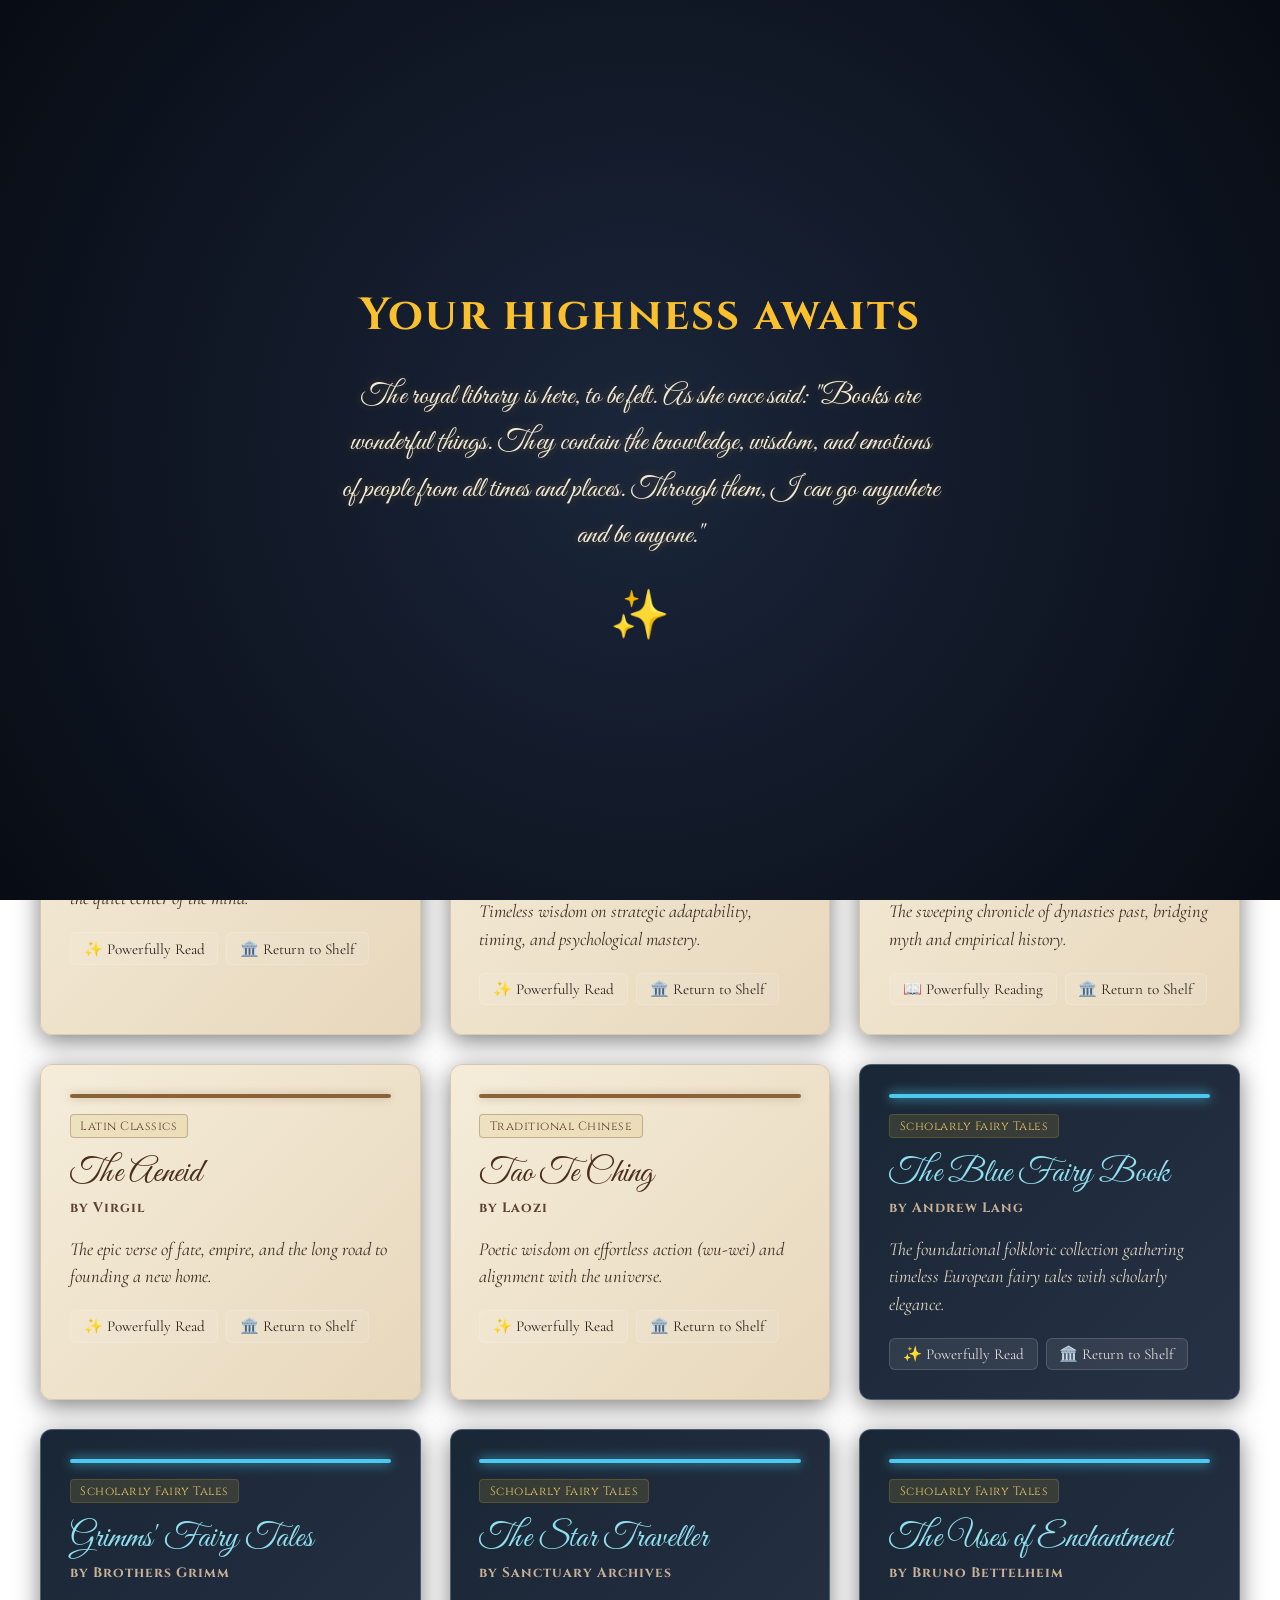
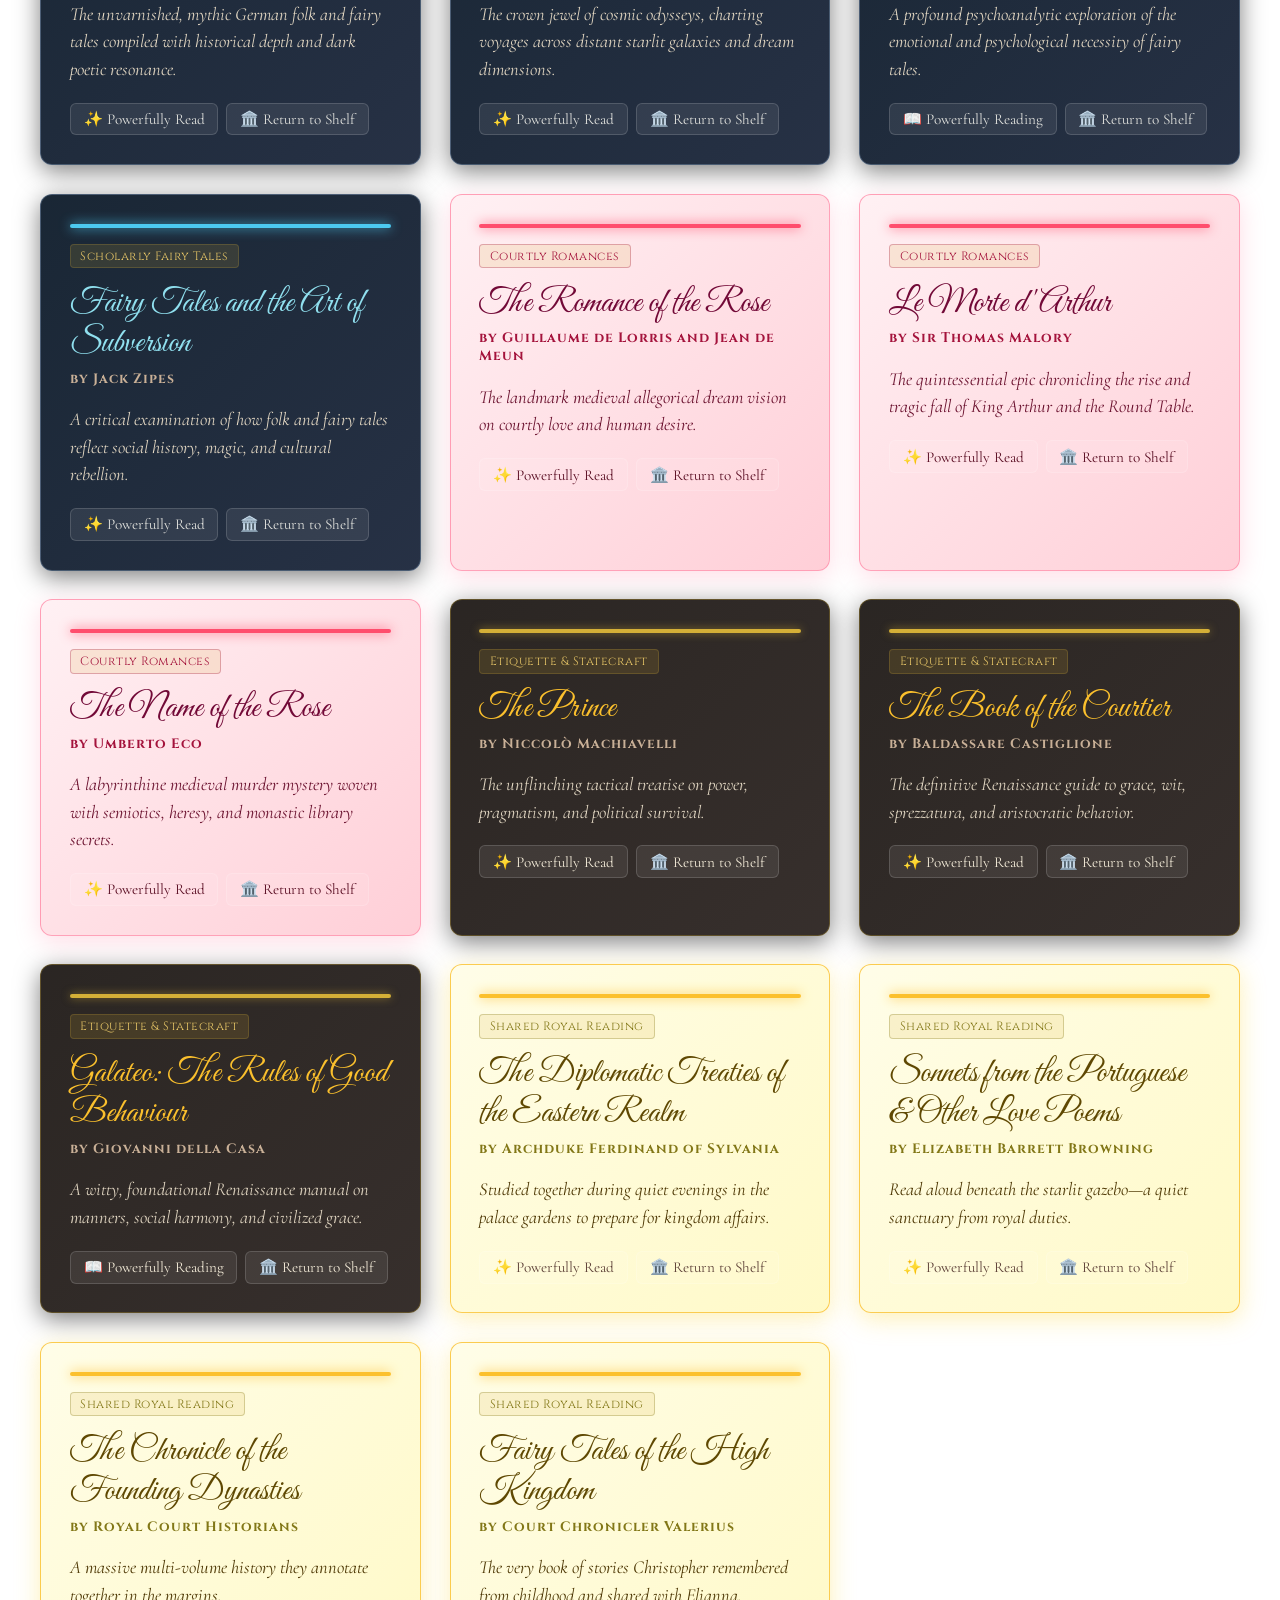
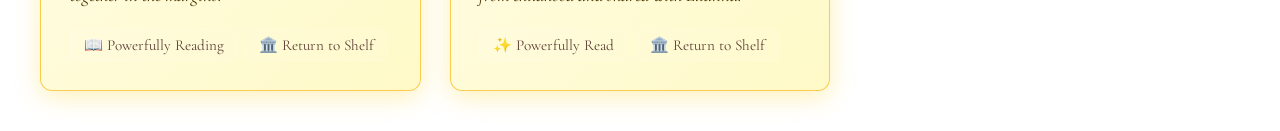
<file: index.html>
<!DOCTYPE html>
<html lang="en">
<head>
    <meta charset="UTF-8">
    <meta name="viewport" content="width=device-width, initial-scale=1.0">
    <title>The Royal Library - Bibliophile Princess Royal Library</title>
    <link rel="stylesheet" href="royalstyle.css">
</head>
<body>

    <!-- 🚪 The secret passage to the royal library -->
    <div id="threshold-portal" class="threshold-portal">
        <div class="portal-content">
            <h1 class="portal-title">Your highness awaits</h1>
            <p class="portal-subtitle">The royal library is here, to be felt. As she once said: "Books are wonderful things. They contain the knowledge, wisdom, and emotions of people from all times and places. Through them, I can go anywhere and be anyone."</p>
            <div class="portal-sigil">✨</div>
        </div>
    </div>

    <!-- 🏛️ Main Entrance to the Royal Library -->
    <header class="royal-header">
        <div class="header-inner">
            <span class="royal-badge">v11-bibliophile-princess-royal</span>
            <h1>THE ROYAL LIBRARY</h1>
            <p class="royal-tagline">To Elianna, there's nothing more serious than books. She won't allow anyone to disrespect and damage books. In her eyes, someone who burns books can no longer be called human.</p>
            
            <!-- 🖋️ Scribe & Export Action Buttons -->
            <div class="header-actions" style="margin-top: 1.5rem; display: flex; justify-content: center; gap: 1rem; flex-wrap: wrap;">
                <button id="open-scribe-btn" class="scribe-trigger-btn">✨ Inscribe a New Volume</button>
                <button id="export-library-btn" class="scribe-trigger-btn export-btn">📜 Export Archives</button>
            </div>
        </div>
    </header>

    <!-- 📜 Add Volume Modal / Form Overlay -->
    <div id="scribe-modal" class="scribe-modal-overlay" style="display: none;">
        <div class="scribe-modal-content">
            <h2 class="scribe-modal-title">Inscribe to the Archives</h2>
            <form id="add-volume-form">
                <div class="form-group">
                    <label for="book-title">Volume Title</label>
                    <input type="text" id="book-title" name="title" required placeholder="e.g., The Secret History of Sylvania">
                </div>
                <div class="form-group">
                    <label for="book-author">Author / Scribe</label>
                    <input type="text" id="book-author" name="author" required placeholder="e.g., Court Chronicler">
                </div>
                <div class="form-group">
                    <label for="book-shelf">Royal Wing / Shelf</label>
                    <select id="book-shelf" name="shelf" required>
                        <option value="Ancient Classics">Ancient Classics</option>
                        <option value="Latin Classics">Latin Classics</option>
                        <option value="Ancient Greek">Ancient Greek</option>
                        <option value="Traditional Chinese">Traditional Chinese</option>
                        <option value="Scholarly Fairy Tales">Scholarly Fairy Tales</option>
                        <option value="Courtly Romances">Courtly Romances</option>
                        <option value="Etiquette & Statecraft">Etiquette & Statecraft</option>
                        <option value="Shared Royal Reading">Shared Royal Reading with Prince Christopher</option>
                    </select>
                </div>
                <div class="form-group">
                    <label for="book-status">Reading State</label>
                    <select id="book-status" name="status" required>
                        <option value="powerfully-read">✨ Powerfully Read</option>
                        <option value="powerfully-reading">📖 Powerfully Reading</option>
                    </select>
                </div>
                <div class="form-group">
                    <label for="book-pages">Page Count</label>
                    <input type="number" id="book-pages" name="pages" min="1" max="50000" step="1" placeholder="e.g., 420">
                </div>
                <div class="form-group">
                    <label for="book-notes">Manuscript Notes</label>
                    <textarea id="book-notes" name="notes" rows="3" placeholder="Write personal marginalia or impressions..."></textarea>
                </div>
                <div class="scribe-modal-actions">
                    <button type="submit" class="submit-scribe-btn">Seal in Archives</button>
                    <button type="button" id="close-scribe-btn" class="cancel-scribe-btn">Return</button>
                </div>
            </form>
        </div>
    </div>

    <main class="royal-main">
        <!-- Dynamic Book Grid Populated by royalibrary.js -->
        <div id="library" class="book-grid"></div>
    </main>

    <!-- Core Script -->
    <script src="royalibrary.js"></script>
    <script src="royal-validation.js"></script>
</body>
</html>
</file>
<file: royalstyle.css>
/* =================================================================
   THE ROYAL LIBRARY - THE ROYAL WING OF STYLING: QUILL & MANUSCRIPT
   ================================================================= */

@import url('https://fonts.googleapis.com/css2?family=Great+Vibes&family=Cormorant+Garamond:ital,wght@0,400;0,600;1,400&family=Cinzel:wght@500;700&display=swap');

html, body {
    margin: 0;
    padding: 0;
    width: 100%;
    min-height: 100vh;
}

body {
    /* 👑⚔️ The Bloody Prince (Gold/Yellow Hair & Deep Blue Eyes) holding his Princess (Soft Pink Gown) */
    background: linear-gradient(
        180deg, 
        #0a1628 0%,    /* Prince Christopher's piercing blue eyes (deep royal sapphire) */
        #15243e 20%,   /* The royal uniform blending into the night */
        #e2b538 42%,   /* His radiant golden hair shining through the embrace */
        #fce8b2 48%,   /* The bright golden crown-light glinting */
        #ffb3c6 58%,   /* Elianna's iconic soft pink gown wrapping the center */
        #e07a93 75%,   /* The deep, warm rose of her dress against him */
        #131018 100%   /* The quiet, protective shadows of the library floor */
    );
    background-attachment: fixed;
    background-size: cover;
    color: #f3ebd8;
    font-family: 'Cormorant Garamond', 'Georgia', serif;
}

/* Threshold Portal Curtain */
.threshold-portal {
    position: fixed;
    top: 0;
    left: 0;
    width: 100vw;
    height: 100vh;
    background: radial-gradient(circle at center, #1b263b 0%, #080c14 100%);
    display: flex;
    justify-content: center;
    align-items: center;
    z-index: 9999;
    cursor: pointer;
    transition: opacity 0.8s ease, visibility 0.8s ease;
}

.threshold-portal.shattered {
    opacity: 0;
    visibility: hidden;
    pointer-events: none;
}

.portal-content {
    text-align: center;
    padding: 2rem;
    max-width: 600px;
}

.portal-title {
    font-family: 'Cinzel', serif;
    font-size: 2.8rem;
    color: #fbc02d;
    margin-bottom: 1rem;
    letter-spacing: 2px;
}

.portal-subtitle {
    font-family: 'Great Vibes', cursive;
    font-size: 1.8rem;
    line-height: 1.6;
    color: #f3ebd8;
    text-shadow: 0 0 8px rgba(251, 192, 45, 0.3);
}

.portal-sigil {
    font-size: 3rem;
    margin-top: 1.5rem;
}

/* Royal Header */
.royal-header {
    text-align: center;
    padding: 3.5rem 1rem 1.5rem;
    background: linear-gradient(180deg, rgba(27, 38, 59, 0.6) 0%, rgba(13, 18, 31, 0.2) 100%);
    border-bottom: 1px solid rgba(212, 175, 55, 0.2);
    box-shadow: 0 10px 30px rgba(0, 0, 0, 0.5);
}

.royal-badge {
    background: #d4af37;
    color: #07090f;
    padding: 0.2rem 0.8rem;
    border-radius: 12px;
    font-size: 0.85rem;
    font-weight: bold;
    font-family: 'Cinzel', serif;
    letter-spacing: 1px;
    box-shadow: 0 0 10px rgba(212, 175, 55, 0.4);
}

.royal-header h1 {
    font-family: 'Cinzel', serif;
    font-size: 2.5rem;
    letter-spacing: 1px;
    margin: 1rem 0 0.5rem;
    color: #fbc02d;
    text-shadow: 0 2px 10px rgba(251, 192, 45, 0.3);
}

.royal-tagline {
    font-family: 'Great Vibes', cursive;
    font-size: 1.6rem;
    color: #e6c567;
    margin: 0;
}

/* Grid Layout */
.royal-main {
    max-width: 1200px;
    margin: 2.5rem auto;
    padding: 0 1rem;
}

.book-grid {
    display: grid;
    grid-template-columns: repeat(auto-fill, minmax(280px, 1fr));
    gap: 1.8rem;
}

/* Base Book Card (Foreign Treasure Feel) */
.book-card {
    position: relative;
    border-radius: 12px;
    padding: 1.8rem;
    background: linear-gradient(135deg, rgba(31, 26, 23, 0.95), rgba(44, 36, 33, 0.95));
    color: #f3ebd8;
    border: 1px solid rgba(212, 175, 55, 0.3);
    box-shadow: 0 6px 25px rgba(0, 0, 0, 0.5);
    transition: transform 0.3s ease, box-shadow 0.3s ease;
    overflow: hidden;
}

.book-card:hover {
    transform: translateY(-5px);
    box-shadow: 0 12px 35px rgba(0, 0, 0, 0.7), 0 0 15px rgba(212, 175, 55, 0.2);
}

.book-card .book-spine-accent {
    height: 4px;
    width: 100%;
    margin-bottom: 1rem;
    border-radius: 2px;
    background: #d4af37;
    box-shadow: 0 0 8px rgba(212, 175, 55, 0.6);
}

/* 🖋️ Quill Handwriting Style applied to Book Titles & Notes */
.book-title {
    font-family: 'Great Vibes', cursive;
    font-size: 2.1rem;
    line-height: 1.2;
    margin: 0.4rem 0;
    color: #fbc02d;
    font-weight: normal;
}

.book-author {
    font-family: 'Cinzel', serif;
    font-size: 0.85rem;
    letter-spacing: 1px;
    color: #c9b097;
    margin: 0.4rem 0 1rem 0;
}

.book-notes {
    font-family: 'Cormorant Garamond', serif;
    font-style: italic;
    font-size: 1.15rem;
    line-height: 1.5;
    color: #e0d5c1;
    margin-bottom: 1.2rem;
}

.book-card .book-shelf-tag {
    background: rgba(212, 175, 55, 0.15);
    color: #e6c567;
    padding: 0.2rem 0.6rem;
    border-radius: 4px;
    font-family: 'Cinzel', serif;
    font-size: 0.75rem;
    letter-spacing: 0.5px;
    display: inline-block;
    margin-bottom: 0.5rem;
    border: 1px solid rgba(212, 175, 55, 0.2);
}

.book-actions {
    display: flex;
    gap: 0.5rem;
    margin-top: 1rem;
}

.status-btn, .delete-btn {
    background: rgba(255, 255, 255, 0.08);
    border: 1px solid rgba(255, 255, 255, 0.15);
    color: inherit;
    padding: 0.4rem 0.8rem;
    border-radius: 6px;
    cursor: pointer;
    font-family: 'Cormorant Garamond', serif;
    font-size: 0.95rem;
    transition: all 0.2s ease;
}

.status-btn:hover, .delete-btn:hover {
    background: rgba(212, 175, 55, 0.2);
    border-color: rgba(212, 175, 55, 0.4);
}

/* =================================================================
   WING THEME COLOR ACCENTS (Matched via data-shelf)
   ================================================================= */

/* 1. ✨ Special Galaxy Blue (Scholarly Fairy Tales / Star Traveller) */
.book-card[data-shelf="Scholarly Fairy Tales"] {
    background: linear-gradient(135deg, rgba(13, 27, 42, 0.95), rgba(27, 38, 59, 0.95));
    border-color: rgba(119, 141, 169, 0.5);
    color: #e0e1dd;
}
.book-card[data-shelf="Scholarly Fairy Tales"] .book-spine-accent {
    background: #4cc9f0;
    box-shadow: 0 0 12px #4cc9f0;
}
.book-card[data-shelf="Scholarly Fairy Tales"] .book-title {
    color: #90e0ef;
}

/* 2. 📜 Papyrus & Ancient Scroll (Ancient, Latin, Greek, Chinese Classics) */
.book-card[data-shelf="Ancient Classics"],
.book-card[data-shelf="Latin Classics"],
.book-card[data-shelf="Ancient Greek"],
.book-card[data-shelf="Traditional Chinese"] {
    background: linear-gradient(135deg, rgba(244, 236, 216, 0.95), rgba(230, 213, 184, 0.95));
    color: #2c221e;
    border-color: rgba(212, 194, 165, 0.8);
}
.book-card[data-shelf="Ancient Classics"] .book-spine-accent,
.book-card[data-shelf="Latin Classics"] .book-spine-accent,
.book-card[data-shelf="Ancient Greek"] .book-spine-accent,
.book-card[data-shelf="Traditional Chinese"] .book-spine-accent {
    background: #8c6239;
    box-shadow: 0 0 8px rgba(140, 98, 57, 0.4);
}
.book-card[data-shelf="Ancient Classics"] .book-title,
.book-card[data-shelf="Latin Classics"] .book-title,
.book-card[data-shelf="Ancient Greek"] .book-title,
.book-card[data-shelf="Traditional Chinese"] .book-title {
    color: #4a2e1b;
}
.book-card[data-shelf="Ancient Classics"] .book-author,
.book-card[data-shelf="Latin Classics"] .book-author,
.book-card[data-shelf="Ancient Greek"] .book-author,
.book-card[data-shelf="Traditional Chinese"] .book-author,
.book-card[data-shelf="Ancient Classics"] .book-shelf-tag,
.book-card[data-shelf="Latin Classics"] .book-shelf-tag,
.book-card[data-shelf="Ancient Greek"] .book-shelf-tag,
.book-card[data-shelf="Traditional Chinese"] .book-shelf-tag {
    color: #5c4033;
    border-color: rgba(92, 64, 51, 0.3);
}
.book-card[data-shelf="Ancient Classics"] .book-notes,
.book-card[data-shelf="Latin Classics"] .book-notes,
.book-card[data-shelf="Ancient Greek"] .book-notes,
.book-card[data-shelf="Traditional Chinese"] .book-notes {
    color: #3d2c21;
}

/* 3. 🌸 Soft Glow Enchanting Pink (Courtly Romances) */
.book-card[data-shelf="Courtly Romances"] {
    background: linear-gradient(135deg, rgba(255, 240, 243, 0.95), rgba(255, 204, 213, 0.95));
    color: #590d22;
    border-color: rgba(255, 143, 171, 0.8);
    box-shadow: 0 6px 25px rgba(255, 143, 171, 0.3);
}
.book-card[data-shelf="Courtly Romances"] .book-spine-accent {
    background: #ff4d6d;
    box-shadow: 0 0 12px #ff4d6d;
}
.book-card[data-shelf="Courtly Romances"] .book-title {
    color: #720937;
}
.book-card[data-shelf="Courtly Romances"] .book-author,
.book-card[data-shelf="Courtly Romances"] .book-shelf-tag {
    color: #a4133c;
    border-color: rgba(164, 19, 60, 0.3);
}
.book-card[data-shelf="Courtly Romances"] .book-notes {
    color: #6b122f;
}

/* 4. 👑 Radiant Royal Yellow (Shared Royal Reading with Prince Christopher) */
.book-card[data-shelf="Shared Royal Reading"] {
    background: linear-gradient(135deg, rgba(255, 253, 231, 0.95), rgba(255, 249, 196, 0.95));
    color: #5d4037;
    border-color: rgba(251, 192, 45, 0.8);
    box-shadow: 0 6px 25px rgba(253, 216, 53, 0.35);
}
.book-card[data-shelf="Shared Royal Reading"] .book-spine-accent {
    background: #fbc02d;
    box-shadow: 0 0 12px #fbc02d;
}
.book-card[data-shelf="Shared Royal Reading"] .book-title {
    color: #5f4802;
}
.book-card[data-shelf="Shared Royal Reading"] .book-author,
.book-card[data-shelf="Shared Royal Reading"] .book-shelf-tag {
    color: #827717;
    border-color: rgba(130, 119, 23, 0.3);
}
.book-card[data-shelf="Shared Royal Reading"] .book-notes {
    color: #4e3805;
}

/* =================================================================
   HEADER ACTIONS, PAGE COUNT & ARCHIVE INSCRIPTION MODAL
   ================================================================= */

.book-pages {
    font-family: 'Cinzel', serif;
    font-size: 0.8rem;
    letter-spacing: 0.6px;
    color: #e6c567;
    margin: 0 0 0.8rem 0;
}

.book-card[data-shelf="Ancient Classics"] .book-pages,
.book-card[data-shelf="Latin Classics"] .book-pages,
.book-card[data-shelf="Ancient Greek"] .book-pages,
.book-card[data-shelf="Traditional Chinese"] .book-pages {
    color: #5c4033;
}

.book-card[data-shelf="Courtly Romances"] .book-pages {
    color: #9d174d;
}

.book-card[data-shelf="Shared Royal Reading"] .book-pages {
    color: #7c5806;
}

/* Header Action Buttons */
.scribe-trigger-btn {
    font-family: 'Cinzel', serif;
    font-size: 0.9rem;
    font-weight: 700;
    letter-spacing: 0.8px;
    padding: 0.65rem 1.35rem;
    border-radius: 8px;
    border: 1px solid rgba(251, 192, 45, 0.65);
    background: linear-gradient(135deg, #fbc02d 0%, #d4af37 100%);
    color: #080c14;
    cursor: pointer;
    box-shadow: 0 4px 18px rgba(212, 175, 55, 0.35);
    transition: transform 0.25s ease, box-shadow 0.25s ease, filter 0.25s ease;
}

.scribe-trigger-btn:hover {
    transform: translateY(-2px);
    box-shadow: 0 8px 24px rgba(251, 192, 45, 0.5);
    filter: brightness(1.05);
}

.scribe-trigger-btn.export-btn {
    background: rgba(10, 22, 40, 0.85);
    color: #fbc02d;
    border: 1px solid rgba(212, 175, 55, 0.45);
    box-shadow: 0 4px 16px rgba(0, 0, 0, 0.4);
}

.scribe-trigger-btn.export-btn:hover {
    background: rgba(27, 38, 59, 0.95);
    border-color: #fbc02d;
}

/* Modal Overlay & Royal Card */
.scribe-modal-overlay {
    position: fixed;
    inset: 0;
    display: none;
    align-items: center;
    justify-content: center;
    padding: 1.25rem;
    background: rgba(8, 12, 20, 0.82);
    backdrop-filter: blur(5px);
    z-index: 9000;
}

.scribe-modal-content {
    width: 100%;
    max-width: 520px;
    max-height: 90vh;
    overflow-y: auto;
    border-radius: 14px;
    padding: 2rem;
    background: linear-gradient(160deg, rgba(16, 28, 48, 0.98) 0%, rgba(28, 22, 36, 0.98) 100%);
    color: #f3ebd8;
    border: 1px solid rgba(212, 175, 55, 0.5);
    box-shadow: 0 18px 50px rgba(0, 0, 0, 0.75), 0 0 24px rgba(255, 179, 198, 0.15);
}

.scribe-modal-title {
    font-family: 'Cinzel', serif;
    font-size: 1.65rem;
    letter-spacing: 1px;
    text-align: center;
    margin: 0 0 1.4rem 0;
    color: #fbc02d;
    text-shadow: 0 2px 10px rgba(251, 192, 45, 0.25);
}

#add-volume-form .form-group {
    display: flex;
    flex-direction: column;
    gap: 0.4rem;
    margin-bottom: 1rem;
}

#add-volume-form label {
    font-family: 'Cinzel', serif;
    font-size: 0.78rem;
    font-weight: 700;
    letter-spacing: 0.8px;
    text-transform: uppercase;
    color: #ffb3c6;
}

#add-volume-form input,
#add-volume-form select,
#add-volume-form textarea {
    width: 100%;
    box-sizing: border-box;
    padding: 0.65rem 0.85rem;
    border-radius: 8px;
    border: 1px solid rgba(212, 175, 55, 0.35);
    background: rgba(10, 22, 40, 0.78);
    color: #f3ebd8;
    font-family: 'Cormorant Garamond', serif;
    font-size: 1.05rem;
    transition: border-color 0.2s ease, box-shadow 0.2s ease;
}

#add-volume-form input::placeholder,
#add-volume-form textarea::placeholder {
    color: rgba(243, 235, 216, 0.5);
    font-style: italic;
}

#add-volume-form input:focus,
#add-volume-form select:focus,
#add-volume-form textarea:focus {
    outline: none;
    border-color: #fbc02d;
    box-shadow: 0 0 0 3px rgba(251, 192, 45, 0.2);
}

.scribe-modal-actions {
    display: flex;
    justify-content: flex-end;
    gap: 0.75rem;
    margin-top: 1.4rem;
}

.submit-scribe-btn {
    font-family: 'Cinzel', serif;
    font-size: 0.85rem;
    font-weight: 700;
    letter-spacing: 0.7px;
    padding: 0.65rem 1.3rem;
    border-radius: 8px;
    border: 1px solid rgba(251, 192, 45, 0.7);
    background: linear-gradient(135deg, #fbc02d 0%, #d4af37 100%);
    color: #080c14;
    cursor: pointer;
    transition: transform 0.2s ease, filter 0.2s ease;
}

.submit-scribe-btn:hover {
    transform: translateY(-1px);
    filter: brightness(1.06);
}

.cancel-scribe-btn {
    font-family: 'Cinzel', serif;
    font-size: 0.85rem;
    font-weight: 600;
    letter-spacing: 0.7px;
    padding: 0.65rem 1.15rem;
    border-radius: 8px;
    border: 1px solid rgba(255, 179, 198, 0.45);
    background: rgba(27, 38, 59, 0.85);
    color: #f3ebd8;
    cursor: pointer;
    transition: background 0.2s ease, border-color 0.2s ease;
}

.cancel-scribe-btn:hover {
    background: rgba(224, 122, 147, 0.25);
    border-color: #ffb3c6;
}
</file>
